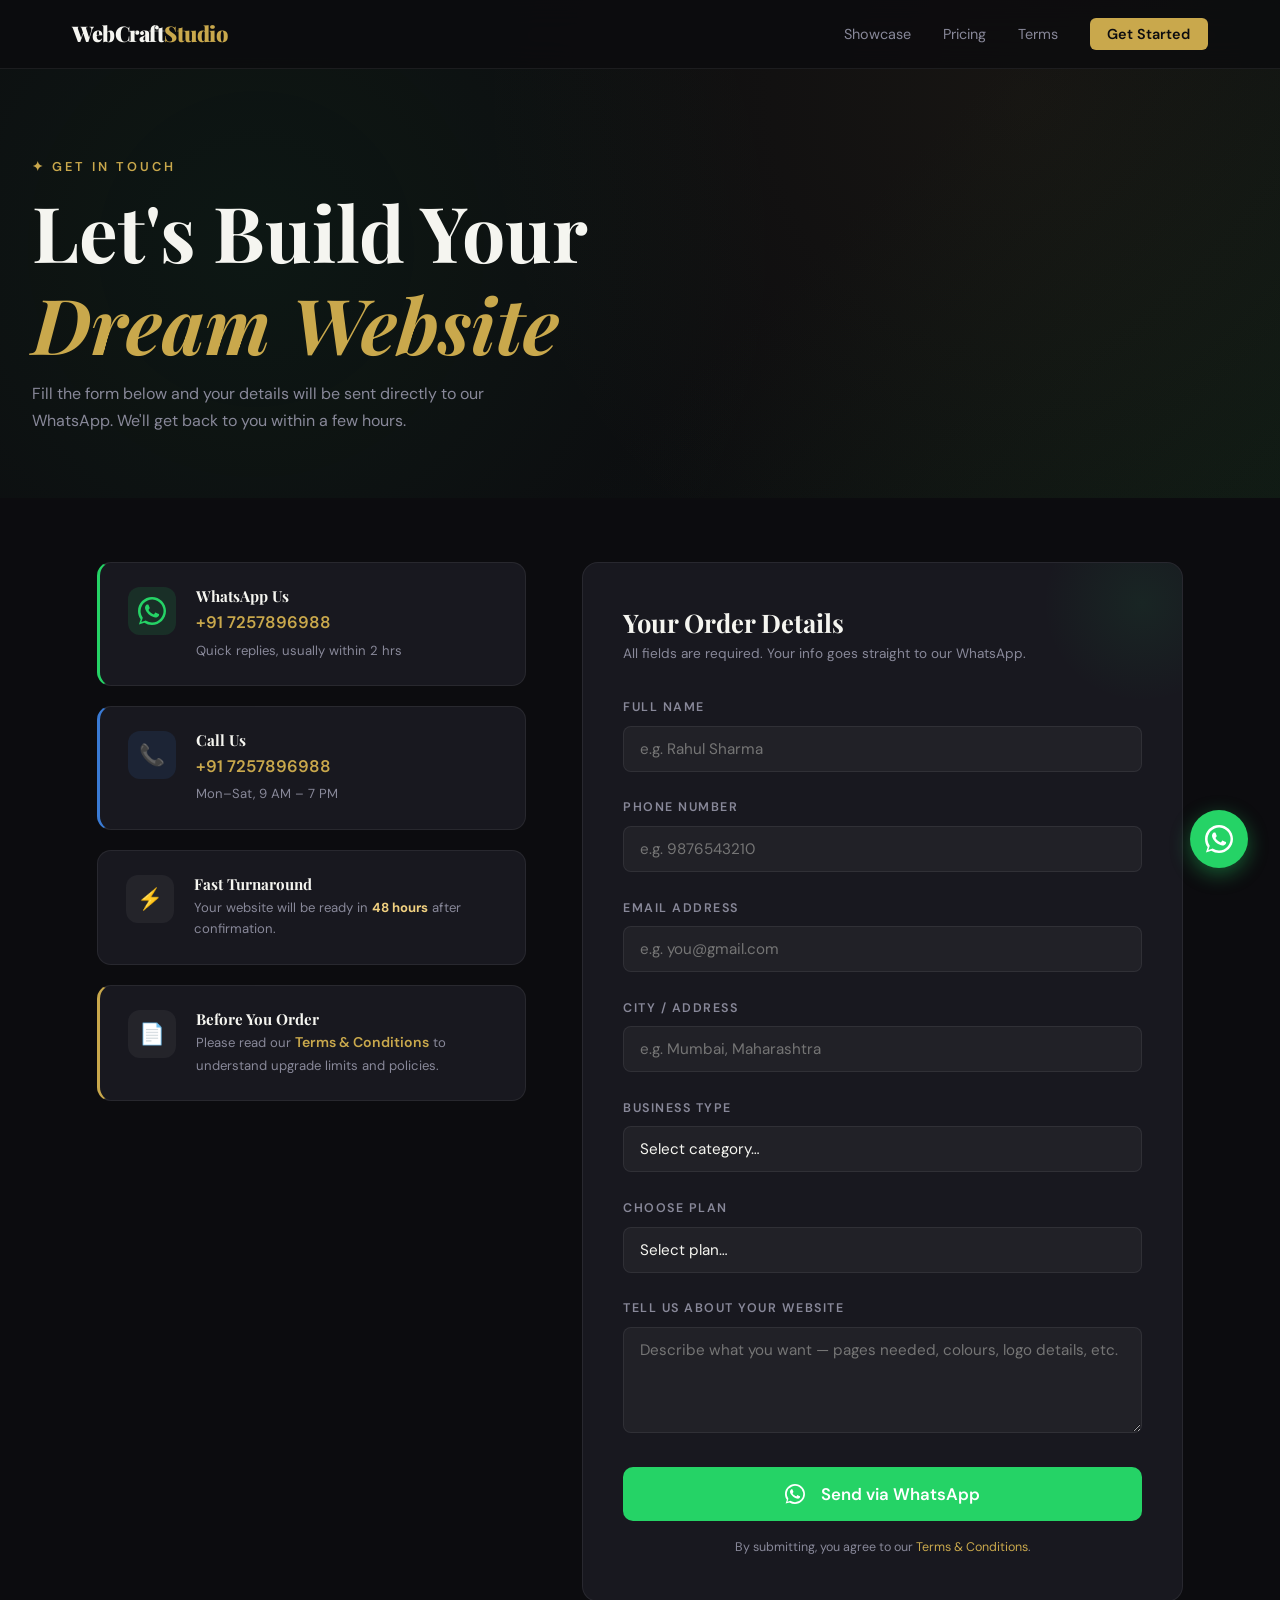
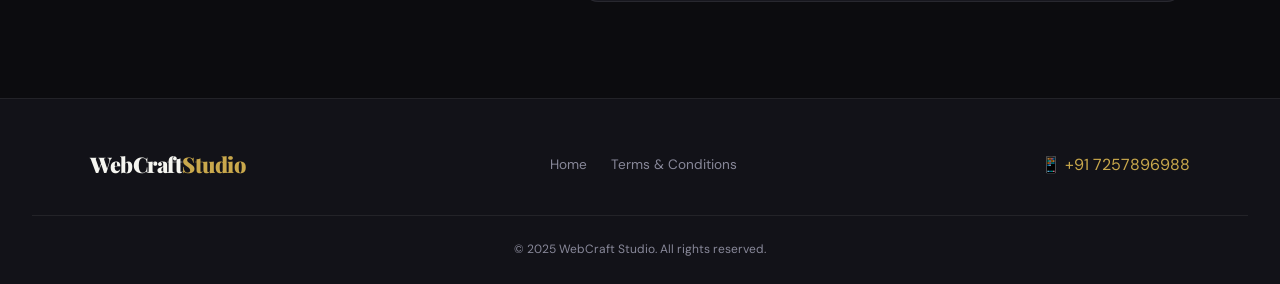
<file: contact.html>
<!DOCTYPE html>
<html lang="en">
<head>
  <meta charset="UTF-8"/>
  <meta name="viewport" content="width=device-width, initial-scale=1.0"/>
  <title>Contact — WebCraft Studio</title>
  <link rel="preconnect" href="https://fonts.googleapis.com">
  <link href="https://fonts.googleapis.com/css2?family=Playfair+Display:wght@700;900&family=DM+Sans:wght@300;400;500;600&display=swap" rel="stylesheet">
  <link rel="stylesheet" href="css/style.css"/>
  <link rel="stylesheet" href="css/contact.css"/>
</head>
<body class="contact-page">

<!-- ─── NAV ─────────────────────────────────────────────── -->
<nav class="nav" id="nav">
  <div class="nav-inner">
    <a href="index.html" class="logo">WebCraft<span>Studio</span></a>
    <ul class="nav-links">
      <li><a href="index.html#categories">Showcase</a></li>
      <li><a href="index.html#pricing">Pricing</a></li>
      <li><a href="terms.html">Terms</a></li>
      <li><a href="contact.html" class="nav-cta active">Get Started</a></li>
    </ul>
    <button class="hamburger" id="hamburger">&#9776;</button>
  </div>
</nav>

<!-- ─── CONTACT HERO ──────────────────────────────────────── -->
<section class="contact-hero">
  <div class="contact-hero-bg"></div>
  <div class="contact-hero-content">
    <p class="section-tag" style="color:var(--gold)">✦ Get In Touch</p>
    <h1>Let's Build Your<br/><em>Dream Website</em></h1>
    <p>Fill the form below and your details will be sent directly to our WhatsApp. We'll get back to you within a few hours.</p>
  </div>
</section>

<!-- ─── MAIN CONTACT SECTION ─────────────────────────────── -->
<section class="contact-main">

  <!-- LEFT: Info cards -->
  <div class="contact-info">

    <div class="info-card" id="wa-card">
      <div class="info-icon wa-icon">
        <svg viewBox="0 0 24 24" fill="currentColor" width="28"><path d="M17.472 14.382c-.297-.149-1.758-.867-2.03-.967-.273-.099-.471-.148-.67.15-.197.297-.767.966-.94 1.164-.173.199-.347.223-.644.075-.297-.15-1.255-.463-2.39-1.475-.883-.788-1.48-1.761-1.653-2.059-.173-.297-.018-.458.13-.606.134-.133.298-.347.446-.52.149-.174.198-.298.298-.497.099-.198.05-.371-.025-.52-.075-.149-.669-1.612-.916-2.207-.242-.579-.487-.5-.669-.51-.173-.008-.371-.01-.57-.01-.198 0-.52.074-.792.372-.272.297-1.04 1.016-1.04 2.479 0 1.462 1.065 2.875 1.213 3.074.149.198 2.096 3.2 5.077 4.487.709.306 1.262.489 1.694.625.712.227 1.36.195 1.871.118.571-.085 1.758-.719 2.006-1.413.248-.694.248-1.289.173-1.413-.074-.124-.272-.198-.57-.347z"/><path d="M12 0C5.373 0 0 5.373 0 12c0 2.625.846 5.059 2.28 7.041L.787 23.533l4.63-1.474A11.93 11.93 0 0012 24c6.627 0 12-5.373 12-12S18.627 0 12 0zm0 21.818a9.818 9.818 0 01-5.007-1.366l-.36-.213-3.724 1.187 1.2-3.618-.234-.372A9.818 9.818 0 1112 21.818z"/></svg>
      </div>
      <div>
        <h4>WhatsApp Us</h4>
        <a href="https://wa.me/917257896988?text=Hi%20WebCraft%20Studio!%20I%20want%20a%20website." target="_blank">+91 7257896988</a>
        <p>Quick replies, usually within 2 hrs</p>
      </div>
    </div>

    <div class="info-card" id="call-card">
      <div class="info-icon call-icon">📞</div>
      <div>
        <h4>Call Us</h4>
        <a href="tel:+917257896988">+91 7257896988</a>
        <p>Mon–Sat, 9 AM – 7 PM</p>
      </div>
    </div>

    <div class="info-card">
      <div class="info-icon">⚡</div>
      <div>
        <h4>Fast Turnaround</h4>
        <p>Your website will be ready in <strong>48 hours</strong> after confirmation.</p>
      </div>
    </div>

    <div class="info-card terms-remind">
      <div class="info-icon">📄</div>
      <div>
        <h4>Before You Order</h4>
        <p>Please read our <a href="terms.html">Terms & Conditions</a> to understand upgrade limits and policies.</p>
      </div>
    </div>

  </div>

  <!-- RIGHT: Form -->
  <div class="contact-form-wrap">
    <div class="form-glow"></div>
    <h3>Your Order Details</h3>
    <p class="form-sub">All fields are required. Your info goes straight to our WhatsApp.</p>

    <div class="contact-form" id="contactForm">

      <div class="field-group">
        <label for="name">Full Name</label>
        <input type="text" id="name" placeholder="e.g. Rahul Sharma" required/>
        <span class="field-line"></span>
      </div>

      <div class="field-group">
        <label for="phone">Phone Number</label>
        <input type="tel" id="phone" placeholder="e.g. 9876543210" required/>
        <span class="field-line"></span>
      </div>

      <div class="field-group">
        <label for="email">Email Address</label>
        <input type="email" id="email" placeholder="e.g. you@gmail.com" required/>
        <span class="field-line"></span>
      </div>

      <div class="field-group">
        <label for="address">City / Address</label>
        <input type="text" id="address" placeholder="e.g. Mumbai, Maharashtra" required/>
        <span class="field-line"></span>
      </div>

      <div class="field-group">
        <label for="business">Business Type</label>
        <select id="business">
          <option value="">Select category…</option>
          <option>Healthcare / Clinic</option>
          <option>Business / Corporate</option>
          <option>Food / Café / Restaurant</option>
          <option>Clothing / Branding</option>
          <option>Other</option>
        </select>
        <span class="field-line"></span>
      </div>

      <div class="field-group">
        <label for="plan">Choose Plan</label>
        <select id="plan">
          <option value="">Select plan…</option>
          <option value="starter">Starter Website — ₹1,000</option>
          <option value="monthly">Starter + Monthly Upgrades — ₹1,500/mo</option>
        </select>
        <span class="field-line"></span>
      </div>

      <div class="field-group">
        <label for="message">Tell us about your website</label>
        <textarea id="message" rows="4" placeholder="Describe what you want — pages needed, colours, logo details, etc."></textarea>
        <span class="field-line"></span>
      </div>

      <button type="button" class="btn btn-submit" id="sendBtn" onclick="sendToWhatsApp()">
        <svg viewBox="0 0 24 24" fill="white" width="20" style="margin-right:8px"><path d="M17.472 14.382c-.297-.149-1.758-.867-2.03-.967-.273-.099-.471-.148-.67.15-.197.297-.767.966-.94 1.164-.173.199-.347.223-.644.075-.297-.15-1.255-.463-2.39-1.475-.883-.788-1.48-1.761-1.653-2.059-.173-.297-.018-.458.13-.606.134-.133.298-.347.446-.52.149-.174.198-.298.298-.497.099-.198.05-.371-.025-.52-.075-.149-.669-1.612-.916-2.207-.242-.579-.487-.5-.669-.51-.173-.008-.371-.01-.57-.01-.198 0-.52.074-.792.372-.272.297-1.04 1.016-1.04 2.479 0 1.462 1.065 2.875 1.213 3.074.149.198 2.096 3.2 5.077 4.487.709.306 1.262.489 1.694.625.712.227 1.36.195 1.871.118.571-.085 1.758-.719 2.006-1.413.248-.694.248-1.289.173-1.413-.074-.124-.272-.198-.57-.347z"/><path d="M12 0C5.373 0 0 5.373 0 12c0 2.625.846 5.059 2.28 7.041L.787 23.533l4.63-1.474A11.93 11.93 0 0012 24c6.627 0 12-5.373 12-12S18.627 0 12 0zm0 21.818a9.818 9.818 0 01-5.007-1.366l-.36-.213-3.724 1.187 1.2-3.618-.234-.372A9.818 9.818 0 1112 21.818z"/></svg>
        Send via WhatsApp
      </button>

      <p class="form-note">By submitting, you agree to our <a href="terms.html">Terms &amp; Conditions</a>.</p>
    </div>
  </div>

</section>

<!-- ─── FOOTER ─────────────────────────────────────────────── -->
<footer class="footer">
  <div class="footer-inner">
    <a href="index.html" class="logo">WebCraft<span>Studio</span></a>
    <div class="footer-links">
      <a href="index.html">Home</a>
      <a href="terms.html">Terms &amp; Conditions</a>
    </div>
    <a href="https://wa.me/917257896988" target="_blank" style="color:var(--gold)">📱 +91 7257896988</a>
  </div>
  <p class="footer-copy">© 2025 WebCraft Studio. All rights reserved.</p>
</footer>

<!-- Floating WhatsApp -->
<a href="https://wa.me/917257896988?text=Hi%20WebCraft%20Studio!%20I%20want%20a%20website." target="_blank" class="float-wa">
  <svg viewBox="0 0 24 24" fill="white" width="28"><path d="M17.472 14.382c-.297-.149-1.758-.867-2.03-.967-.273-.099-.471-.148-.67.15-.197.297-.767.966-.94 1.164-.173.199-.347.223-.644.075-.297-.15-1.255-.463-2.39-1.475-.883-.788-1.48-1.761-1.653-2.059-.173-.297-.018-.458.13-.606.134-.133.298-.347.446-.52.149-.174.198-.298.298-.497.099-.198.05-.371-.025-.52-.075-.149-.669-1.612-.916-2.207-.242-.579-.487-.5-.669-.51-.173-.008-.371-.01-.57-.01-.198 0-.52.074-.792.372-.272.297-1.04 1.016-1.04 2.479 0 1.462 1.065 2.875 1.213 3.074.149.198 2.096 3.2 5.077 4.487.709.306 1.262.489 1.694.625.712.227 1.36.195 1.871.118.571-.085 1.758-.719 2.006-1.413.248-.694.248-1.289.173-1.413-.074-.124-.272-.198-.57-.347z"/><path d="M12 0C5.373 0 0 5.373 0 12c0 2.625.846 5.059 2.28 7.041L.787 23.533l4.63-1.474A11.93 11.93 0 0012 24c6.627 0 12-5.373 12-12S18.627 0 12 0zm0 21.818a9.818 9.818 0 01-5.007-1.366l-.36-.213-3.724 1.187 1.2-3.618-.234-.372A9.818 9.818 0 1112 21.818z"/></svg>
</a>

<script src="data/websites.js"></script>
<script src="js/contact.js"></script>
</body>
</html>
</file>
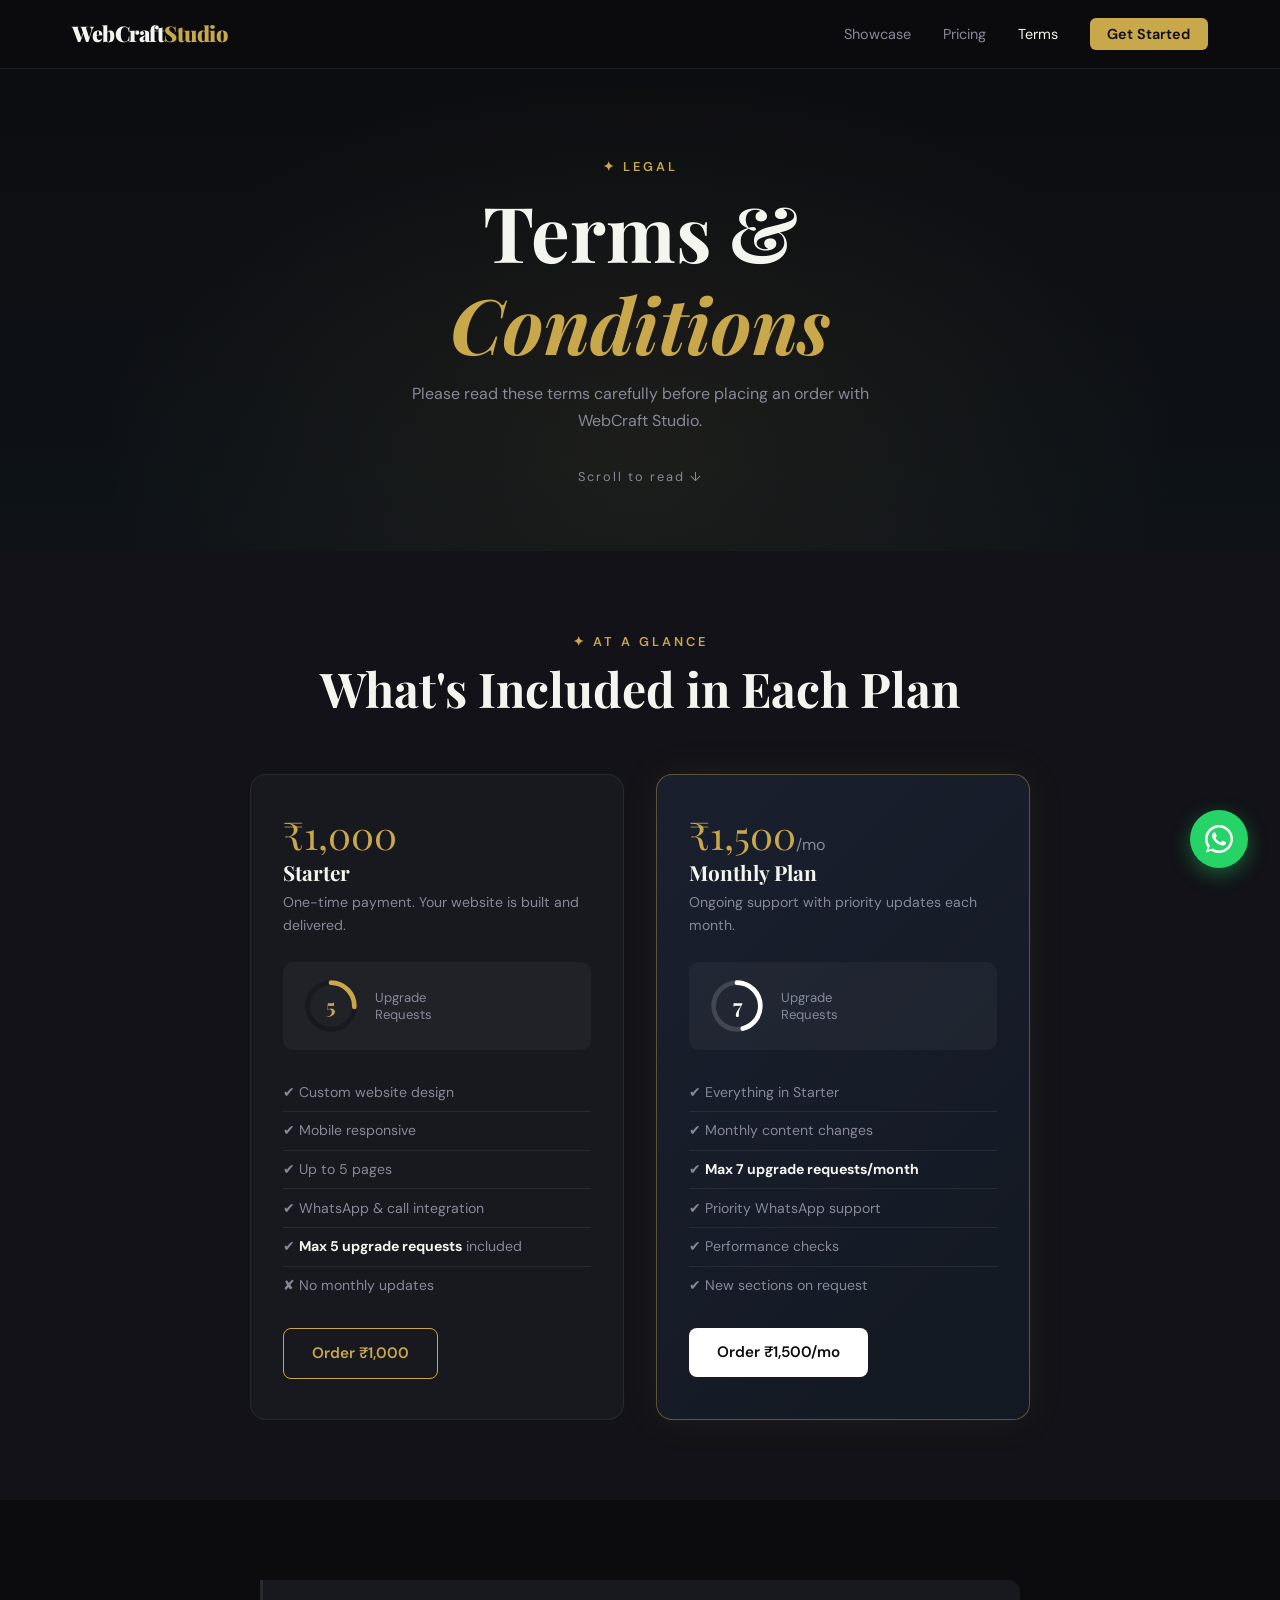
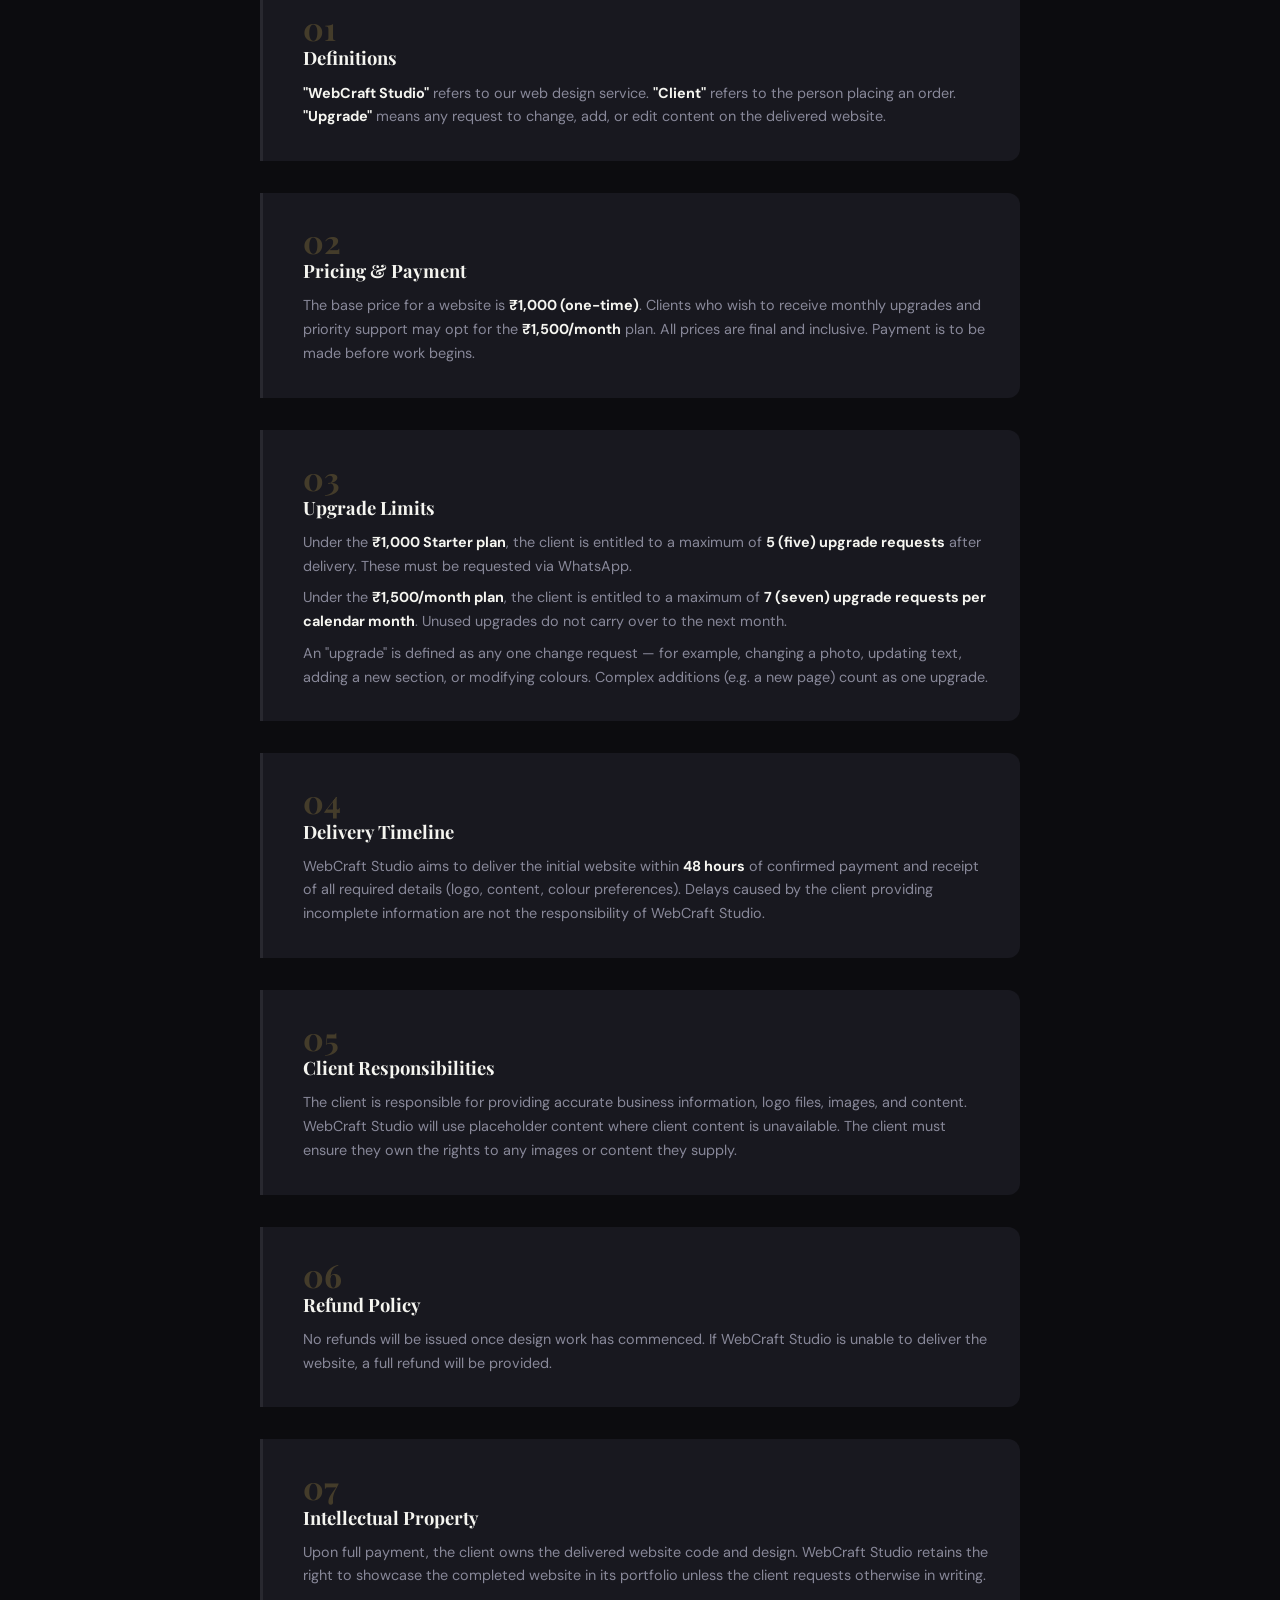
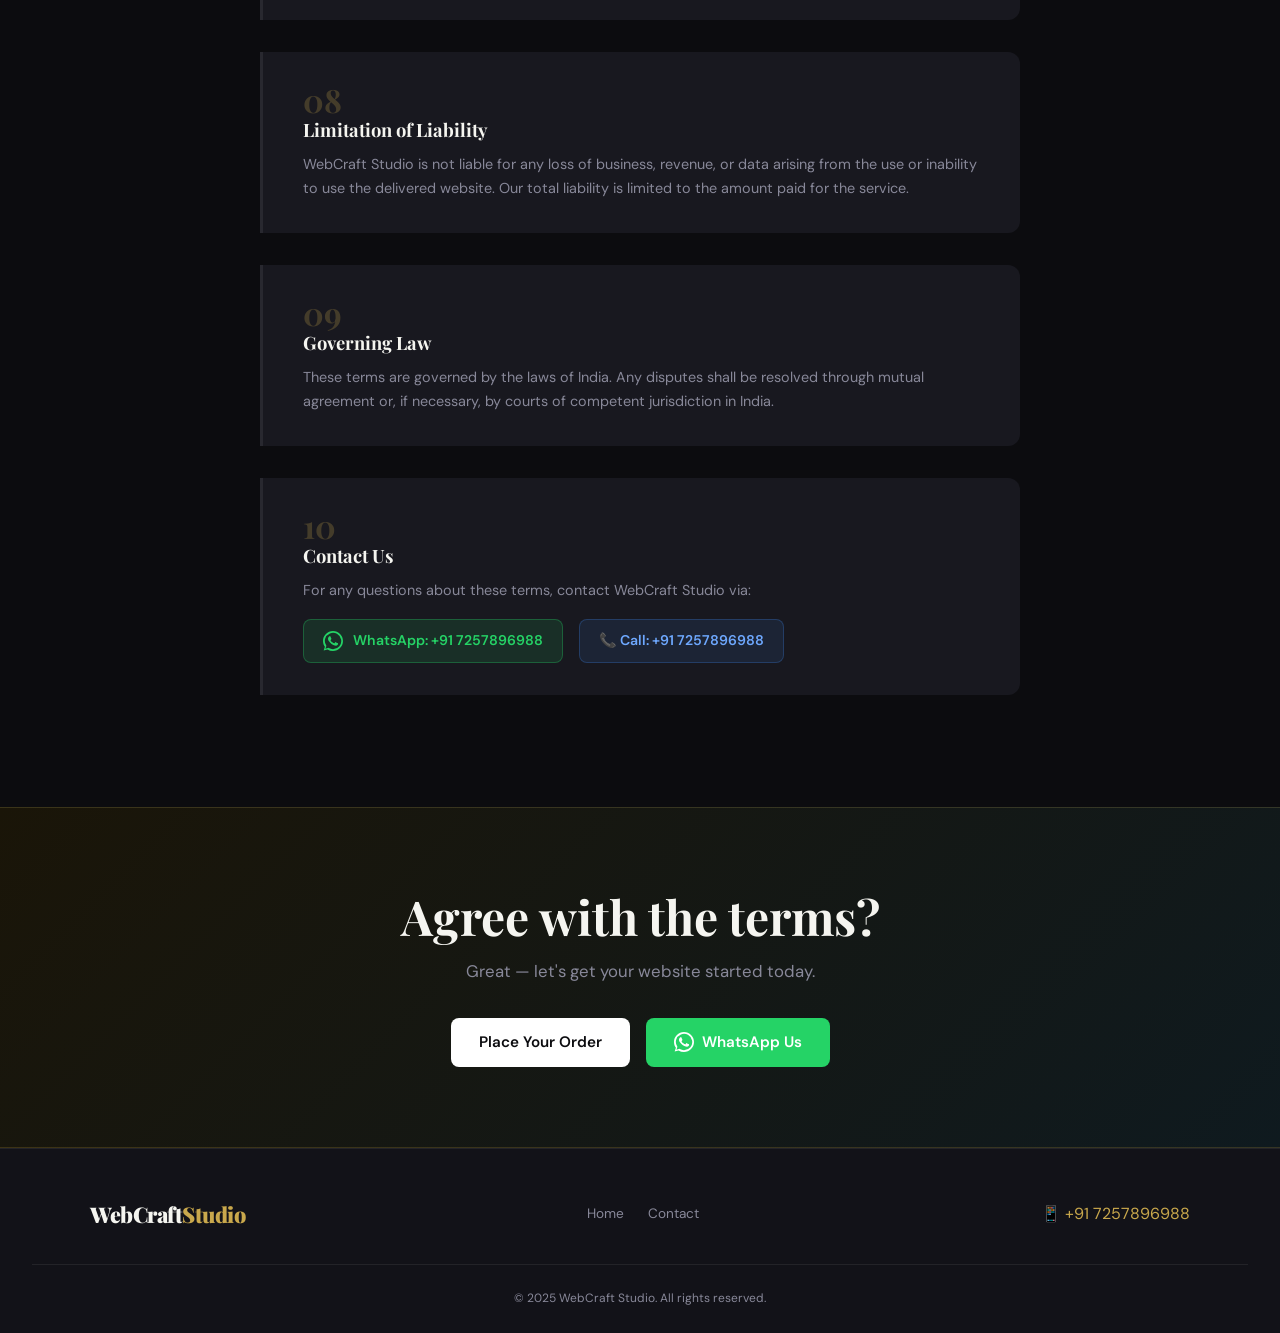
<file: terms.html>
<!DOCTYPE html>
<html lang="en">
<head>
  <meta charset="UTF-8"/>
  <meta name="viewport" content="width=device-width, initial-scale=1.0"/>
  <title>Terms & Conditions — WebCraft Studio</title>
  <link rel="preconnect" href="https://fonts.googleapis.com">
  <link href="https://fonts.googleapis.com/css2?family=Playfair+Display:wght@700;900&family=DM+Sans:wght@300;400;500;600&display=swap" rel="stylesheet">
  <link rel="stylesheet" href="css/style.css"/>
  <link rel="stylesheet" href="css/terms.css"/>
</head>
<body class="terms-page">

<!-- ─── NAV ─────────────────────────────────────────────── -->
<nav class="nav" id="nav">
  <div class="nav-inner">
    <a href="index.html" class="logo">WebCraft<span>Studio</span></a>
    <ul class="nav-links">
      <li><a href="index.html#categories">Showcase</a></li>
      <li><a href="index.html#pricing">Pricing</a></li>
      <li><a href="terms.html" class="active">Terms</a></li>
      <li><a href="contact.html" class="nav-cta">Get Started</a></li>
    </ul>
    <button class="hamburger" id="hamburger">&#9776;</button>
  </div>
</nav>

<!-- ─── HERO ─────────────────────────────────────────────── -->
<section class="terms-hero">
  <div class="terms-hero-content">
    <p class="section-tag" style="color:var(--gold)">✦ Legal</p>
    <h1>Terms &amp;<br/><em>Conditions</em></h1>
    <p>Please read these terms carefully before placing an order with WebCraft Studio.</p>
  </div>
  <div class="terms-scroll-indicator">Scroll to read ↓</div>
</section>

<!-- ─── PLAN COMPARISON ───────────────────────────────────── -->
<section class="plan-compare">
  <div class="section-header">
    <p class="section-tag">✦ At a Glance</p>
    <h2>What's Included in Each Plan</h2>
  </div>
  <div class="plan-cards">

    <div class="plan-card">
      <div class="plan-price-tag">₹1,000</div>
      <h3>Starter</h3>
      <p>One-time payment. Your website is built and delivered.</p>
      <div class="plan-upgrade-limit">
        <div class="upgrade-circle">
          <svg viewBox="0 0 36 36" class="circle-svg">
            <circle cx="18" cy="18" r="15" fill="none" stroke="var(--card-bg)" stroke-width="3"/>
            <circle cx="18" cy="18" r="15" fill="none" stroke="var(--gold)" stroke-width="3"
              stroke-dasharray="47 94" stroke-dashoffset="23" stroke-linecap="round"/>
          </svg>
          <span>5</span>
        </div>
        <p>Upgrade<br/>Requests</p>
      </div>
      <ul class="plan-list">
        <li>✔ Custom website design</li>
        <li>✔ Mobile responsive</li>
        <li>✔ Up to 5 pages</li>
        <li>✔ WhatsApp &amp; call integration</li>
        <li>✔ <strong>Max 5 upgrade requests</strong> included</li>
        <li>✘ No monthly updates</li>
      </ul>
      <a href="contact.html" class="btn btn-outline" style="margin-top:1.5rem">Order ₹1,000</a>
    </div>

    <div class="plan-card plan-card-highlight">
      <div class="plan-price-tag">₹1,500<small>/mo</small></div>
      <h3>Monthly Plan</h3>
      <p>Ongoing support with priority updates each month.</p>
      <div class="plan-upgrade-limit">
        <div class="upgrade-circle">
          <svg viewBox="0 0 36 36" class="circle-svg">
            <circle cx="18" cy="18" r="15" fill="none" stroke="rgba(255,255,255,0.15)" stroke-width="3"/>
            <circle cx="18" cy="18" r="15" fill="none" stroke="#fff" stroke-width="3"
              stroke-dasharray="66 94" stroke-dashoffset="23" stroke-linecap="round"/>
          </svg>
          <span>7</span>
        </div>
        <p>Upgrade<br/>Requests</p>
      </div>
      <ul class="plan-list">
        <li>✔ Everything in Starter</li>
        <li>✔ Monthly content changes</li>
        <li>✔ <strong>Max 7 upgrade requests/month</strong></li>
        <li>✔ Priority WhatsApp support</li>
        <li>✔ Performance checks</li>
        <li>✔ New sections on request</li>
      </ul>
      <a href="contact.html" class="btn btn-white" style="margin-top:1.5rem">Order ₹1,500/mo</a>
    </div>

  </div>
</section>

<!-- ─── FULL TERMS ────────────────────────────────────────── -->
<section class="terms-body">
  <div class="terms-container">

    <div class="terms-block" data-index="1">
      <h3><span class="t-num">01</span> Definitions</h3>
      <p><strong>"WebCraft Studio"</strong> refers to our web design service. <strong>"Client"</strong> refers to the person placing an order. <strong>"Upgrade"</strong> means any request to change, add, or edit content on the delivered website.</p>
    </div>

    <div class="terms-block" data-index="2">
      <h3><span class="t-num">02</span> Pricing &amp; Payment</h3>
      <p>The base price for a website is <strong>₹1,000 (one-time)</strong>. Clients who wish to receive monthly upgrades and priority support may opt for the <strong>₹1,500/month</strong> plan. All prices are final and inclusive. Payment is to be made before work begins.</p>
    </div>

    <div class="terms-block" data-index="3">
      <h3><span class="t-num">03</span> Upgrade Limits</h3>
      <p>Under the <strong>₹1,000 Starter plan</strong>, the client is entitled to a maximum of <strong>5 (five) upgrade requests</strong> after delivery. These must be requested via WhatsApp.</p>
      <p>Under the <strong>₹1,500/month plan</strong>, the client is entitled to a maximum of <strong>7 (seven) upgrade requests per calendar month</strong>. Unused upgrades do not carry over to the next month.</p>
      <p>An "upgrade" is defined as any one change request — for example, changing a photo, updating text, adding a new section, or modifying colours. Complex additions (e.g. a new page) count as one upgrade.</p>
    </div>

    <div class="terms-block" data-index="4">
      <h3><span class="t-num">04</span> Delivery Timeline</h3>
      <p>WebCraft Studio aims to deliver the initial website within <strong>48 hours</strong> of confirmed payment and receipt of all required details (logo, content, colour preferences). Delays caused by the client providing incomplete information are not the responsibility of WebCraft Studio.</p>
    </div>

    <div class="terms-block" data-index="5">
      <h3><span class="t-num">05</span> Client Responsibilities</h3>
      <p>The client is responsible for providing accurate business information, logo files, images, and content. WebCraft Studio will use placeholder content where client content is unavailable. The client must ensure they own the rights to any images or content they supply.</p>
    </div>

    <div class="terms-block" data-index="6">
      <h3><span class="t-num">06</span> Refund Policy</h3>
      <p>No refunds will be issued once design work has commenced. If WebCraft Studio is unable to deliver the website, a full refund will be provided.</p>
    </div>

    <div class="terms-block" data-index="7">
      <h3><span class="t-num">07</span> Intellectual Property</h3>
      <p>Upon full payment, the client owns the delivered website code and design. WebCraft Studio retains the right to showcase the completed website in its portfolio unless the client requests otherwise in writing.</p>
    </div>

    <div class="terms-block" data-index="8">
      <h3><span class="t-num">08</span> Limitation of Liability</h3>
      <p>WebCraft Studio is not liable for any loss of business, revenue, or data arising from the use or inability to use the delivered website. Our total liability is limited to the amount paid for the service.</p>
    </div>

    <div class="terms-block" data-index="9">
      <h3><span class="t-num">09</span> Governing Law</h3>
      <p>These terms are governed by the laws of India. Any disputes shall be resolved through mutual agreement or, if necessary, by courts of competent jurisdiction in India.</p>
    </div>

    <div class="terms-block" data-index="10">
      <h3><span class="t-num">10</span> Contact Us</h3>
      <p>For any questions about these terms, contact WebCraft Studio via:</p>
      <div class="terms-contact-row">
        <a href="https://wa.me/917257896988" target="_blank" class="terms-contact-btn wa">
          <svg viewBox="0 0 24 24" fill="currentColor" width="20"><path d="M17.472 14.382c-.297-.149-1.758-.867-2.03-.967-.273-.099-.471-.148-.67.15-.197.297-.767.966-.94 1.164-.173.199-.347.223-.644.075-.297-.15-1.255-.463-2.39-1.475-.883-.788-1.48-1.761-1.653-2.059-.173-.297-.018-.458.13-.606.134-.133.298-.347.446-.52.149-.174.198-.298.298-.497.099-.198.05-.371-.025-.52-.075-.149-.669-1.612-.916-2.207-.242-.579-.487-.5-.669-.51-.173-.008-.371-.01-.57-.01-.198 0-.52.074-.792.372-.272.297-1.04 1.016-1.04 2.479 0 1.462 1.065 2.875 1.213 3.074.149.198 2.096 3.2 5.077 4.487.709.306 1.262.489 1.694.625.712.227 1.36.195 1.871.118.571-.085 1.758-.719 2.006-1.413.248-.694.248-1.289.173-1.413-.074-.124-.272-.198-.57-.347z"/><path d="M12 0C5.373 0 0 5.373 0 12c0 2.625.846 5.059 2.28 7.041L.787 23.533l4.63-1.474A11.93 11.93 0 0012 24c6.627 0 12-5.373 12-12S18.627 0 12 0zm0 21.818a9.818 9.818 0 01-5.007-1.366l-.36-.213-3.724 1.187 1.2-3.618-.234-.372A9.818 9.818 0 1112 21.818z"/></svg>
          WhatsApp: +91 7257896988
        </a>
        <a href="tel:+917257896988" class="terms-contact-btn call">📞 Call: +91 7257896988</a>
      </div>
    </div>

  </div>
</section>

<!-- ─── CTA ───────────────────────────────────────────────── -->
<section class="cta-strip">
  <h2>Agree with the terms?</h2>
  <p>Great — let's get your website started today.</p>
  <div class="cta-btns">
    <a href="contact.html" class="btn btn-white">Place Your Order</a>
    <a href="https://wa.me/917257896988?text=Hi%20I%20read%20the%20terms%20and%20want%20to%20order%20a%20website." target="_blank" class="btn btn-whatsapp">
      <svg viewBox="0 0 24 24" fill="currentColor" width="20"><path d="M17.472 14.382c-.297-.149-1.758-.867-2.03-.967-.273-.099-.471-.148-.67.15-.197.297-.767.966-.94 1.164-.173.199-.347.223-.644.075-.297-.15-1.255-.463-2.39-1.475-.883-.788-1.48-1.761-1.653-2.059-.173-.297-.018-.458.13-.606.134-.133.298-.347.446-.52.149-.174.198-.298.298-.497.099-.198.05-.371-.025-.52-.075-.149-.669-1.612-.916-2.207-.242-.579-.487-.5-.669-.51-.173-.008-.371-.01-.57-.01-.198 0-.52.074-.792.372-.272.297-1.04 1.016-1.04 2.479 0 1.462 1.065 2.875 1.213 3.074.149.198 2.096 3.2 5.077 4.487.709.306 1.262.489 1.694.625.712.227 1.36.195 1.871.118.571-.085 1.758-.719 2.006-1.413.248-.694.248-1.289.173-1.413-.074-.124-.272-.198-.57-.347z"/><path d="M12 0C5.373 0 0 5.373 0 12c0 2.625.846 5.059 2.28 7.041L.787 23.533l4.63-1.474A11.93 11.93 0 0012 24c6.627 0 12-5.373 12-12S18.627 0 12 0zm0 21.818a9.818 9.818 0 01-5.007-1.366l-.36-.213-3.724 1.187 1.2-3.618-.234-.372A9.818 9.818 0 1112 21.818z"/></svg>
      WhatsApp Us
    </a>
  </div>
</section>

<!-- ─── FOOTER ─────────────────────────────────────────────── -->
<footer class="footer">
  <div class="footer-inner">
    <a href="index.html" class="logo">WebCraft<span>Studio</span></a>
    <div class="footer-links">
      <a href="index.html">Home</a>
      <a href="contact.html">Contact</a>
    </div>
    <a href="https://wa.me/917257896988" target="_blank" style="color:var(--gold)">📱 +91 7257896988</a>
  </div>
  <p class="footer-copy">© 2025 WebCraft Studio. All rights reserved.</p>
</footer>

<a href="https://wa.me/917257896988?text=Hi%20WebCraft%20Studio!%20I%20want%20a%20website." target="_blank" class="float-wa">
  <svg viewBox="0 0 24 24" fill="white" width="28"><path d="M17.472 14.382c-.297-.149-1.758-.867-2.03-.967-.273-.099-.471-.148-.67.15-.197.297-.767.966-.94 1.164-.173.199-.347.223-.644.075-.297-.15-1.255-.463-2.39-1.475-.883-.788-1.48-1.761-1.653-2.059-.173-.297-.018-.458.13-.606.134-.133.298-.347.446-.52.149-.174.198-.298.298-.497.099-.198.05-.371-.025-.52-.075-.149-.669-1.612-.916-2.207-.242-.579-.487-.5-.669-.51-.173-.008-.371-.01-.57-.01-.198 0-.52.074-.792.372-.272.297-1.04 1.016-1.04 2.479 0 1.462 1.065 2.875 1.213 3.074.149.198 2.096 3.2 5.077 4.487.709.306 1.262.489 1.694.625.712.227 1.36.195 1.871.118.571-.085 1.758-.719 2.006-1.413.248-.694.248-1.289.173-1.413-.074-.124-.272-.198-.57-.347z"/><path d="M12 0C5.373 0 0 5.373 0 12c0 2.625.846 5.059 2.28 7.041L.787 23.533l4.63-1.474A11.93 11.93 0 0012 24c6.627 0 12-5.373 12-12S18.627 0 12 0zm0 21.818a9.818 9.818 0 01-5.007-1.366l-.36-.213-3.724 1.187 1.2-3.618-.234-.372A9.818 9.818 0 1112 21.818z"/></svg>
</a>

<script src="js/main.js"></script>
<script src="js/terms.js"></script>
</body>
</html>
</file>
<file: css/style.css>
/* ─── RESET & VARIABLES ──────────────────────────────────── */
*, *::before, *::after { margin: 0; padding: 0; box-sizing: border-box; }

:root {
  --bg: #0c0c0f;
  --bg2: #121218;
  --card-bg: #18181f;
  --card-border: rgba(255,255,255,0.07);
  --gold: #c9a84c;
  --gold-light: #f0d080;
  --white: #f5f5f0;
  --muted: #888899;
  --wa-green: #25D366;
  --font-display: 'Playfair Display', Georgia, serif;
  --font-body: 'DM Sans', sans-serif;
  --radius: 16px;
  --shadow: 0 8px 40px rgba(0,0,0,0.5);
}

html { scroll-behavior: smooth; }

body {
  background: var(--bg);
  color: var(--white);
  font-family: var(--font-body);
  font-size: 16px;
  line-height: 1.65;
  overflow-x: hidden;
}

/* ─── TYPOGRAPHY ─────────────────────────────────────────── */
h1,h2,h3,h4 { font-family: var(--font-display); line-height: 1.2; }
h1 { font-size: clamp(2.4rem, 6vw, 5rem); }
h2 { font-size: clamp(1.8rem, 4vw, 3rem); }
h3 { font-size: 1.5rem; }
h4 { font-size: 1.15rem; }
em { font-style: italic; color: var(--gold); }
a { text-decoration: none; color: inherit; }
img { max-width: 100%; display: block; }

strong { color: var(--gold-light); }

/* ─── SCROLLBAR ──────────────────────────────────────────── */
::-webkit-scrollbar { width: 6px; }
::-webkit-scrollbar-track { background: var(--bg2); }
::-webkit-scrollbar-thumb { background: var(--gold); border-radius: 3px; }

/* ─── NAV ─────────────────────────────────────────────────── */
.nav {
  position: fixed; top: 0; left: 0; right: 0; z-index: 100;
  background: rgba(12,12,15,0.85);
  backdrop-filter: blur(16px);
  border-bottom: 1px solid var(--card-border);
  transition: box-shadow .3s;
}
.nav.scrolled { box-shadow: 0 4px 30px rgba(0,0,0,0.5); }
.nav-inner {
  max-width: 1200px; margin: 0 auto;
  padding: 0 2rem;
  display: flex; align-items: center; justify-content: space-between;
  height: 68px;
}
.logo {
  font-family: var(--font-display);
  font-size: 1.35rem; font-weight: 900;
  color: var(--white);
  letter-spacing: -0.5px;
}
.logo span { color: var(--gold); }

.nav-links { display: flex; gap: 2rem; list-style: none; align-items: center; }
.nav-links a { font-size: .9rem; color: var(--muted); transition: color .2s; }
.nav-links a:hover, .nav-links a.active { color: var(--white); }
.nav-cta {
  background: var(--gold);
  color: var(--bg) !important;
  padding: .45rem 1.1rem;
  border-radius: 6px;
  font-weight: 600;
  transition: background .2s, transform .15s !important;
}
.nav-cta:hover { background: var(--gold-light) !important; transform: translateY(-1px); }

.hamburger { display: none; background: none; border: none; color: var(--white); font-size: 1.5rem; cursor: pointer; }

/* ─── BUTTONS ────────────────────────────────────────────── */
.btn {
  display: inline-flex; align-items: center; justify-content: center;
  padding: .75rem 1.75rem;
  border-radius: 8px;
  font-family: var(--font-body); font-size: .95rem; font-weight: 600;
  cursor: pointer; border: none; transition: all .2s; text-align: center;
}
.btn-primary { background: var(--gold); color: var(--bg); }
.btn-primary:hover { background: var(--gold-light); transform: translateY(-2px); box-shadow: 0 8px 24px rgba(201,168,76,0.35); }

.btn-ghost { background: transparent; color: var(--white); border: 1.5px solid rgba(255,255,255,0.2); }
.btn-ghost:hover { border-color: var(--gold); color: var(--gold); }

.btn-outline { background: transparent; color: var(--gold); border: 1.5px solid var(--gold); }
.btn-outline:hover { background: var(--gold); color: var(--bg); transform: translateY(-2px); }

.btn-white { background: #fff; color: var(--bg); }
.btn-white:hover { background: var(--gold-light); }

.btn-whatsapp { background: var(--wa-green); color: #fff; gap: 8px; }
.btn-whatsapp:hover { background: #1ebe5c; transform: translateY(-2px); }

.btn-call { background: #3a7bd5; color: #fff; }
.btn-call:hover { background: #2e66ba; transform: translateY(-2px); }

.btn-submit {
  width: 100%; padding: 1rem; font-size: 1.05rem;
  background: var(--wa-green); color: #fff;
  border-radius: 10px; gap: 8px;
  transition: all .25s;
}
.btn-submit:hover { background: #1ebe5c; transform: translateY(-2px); box-shadow: 0 8px 24px rgba(37,211,102,0.3); }

/* ─── SECTION HEADER ─────────────────────────────────────── */
.section-header { text-align: center; margin-bottom: 3.5rem; }
.section-tag { font-size: .8rem; letter-spacing: 3px; text-transform: uppercase; color: var(--gold); font-weight: 600; margin-bottom: .5rem; }
.section-sub { color: var(--muted); max-width: 520px; margin: .75rem auto 0; font-size: .95rem; }

/* ─── HERO ───────────────────────────────────────────────── */
.hero {
  min-height: 100vh;
  display: flex; align-items: center;
  padding: 8rem 2rem 4rem;
  position: relative; overflow: hidden;
}
.hero-bg-grid {
  position: absolute; inset: 0;
  background-image:
    linear-gradient(rgba(201,168,76,0.04) 1px, transparent 1px),
    linear-gradient(90deg, rgba(201,168,76,0.04) 1px, transparent 1px);
  background-size: 60px 60px;
  animation: gridPan 20s linear infinite;
}
@keyframes gridPan { from { background-position: 0 0; } to { background-position: 60px 60px; } }

.hero::before {
  content: '';
  position: absolute; top: -20%; left: -10%;
  width: 60vw; height: 60vw; border-radius: 50%;
  background: radial-gradient(circle, rgba(201,168,76,0.08) 0%, transparent 65%);
  pointer-events: none;
}

.hero-content {
  max-width: 700px; position: relative; z-index: 1;
  animation: fadeUp .9s ease both;
}
@keyframes fadeUp { from { opacity:0; transform:translateY(30px); } to { opacity:1; transform:translateY(0); } }

.hero-tag { font-size: .85rem; letter-spacing: 2px; text-transform: uppercase; color: var(--gold); margin-bottom: 1rem; }
.hero-title { margin-bottom: 1.25rem; }
.hero-sub { color: var(--muted); font-size: 1.1rem; max-width: 520px; margin-bottom: 2rem; }
.hero-btns { display: flex; gap: 1rem; flex-wrap: wrap; }

.hero-badge {
  position: absolute; right: 6vw; top: 50%;
  transform: translateY(-50%);
  background: var(--card-bg); border: 1px solid var(--gold);
  border-radius: 50%; width: 140px; height: 140px;
  display: flex; flex-direction: column; align-items: center; justify-content: center;
  text-align: center; gap: 2px;
  animation: fadeUp .9s .3s ease both;
  box-shadow: 0 0 40px rgba(201,168,76,0.15);
}
.hero-badge span { font-size: .75rem; color: var(--muted); text-transform: uppercase; letter-spacing: 1px; }
.hero-badge strong { font-family: var(--font-display); font-size: 1.9rem; color: var(--gold); line-height: 1; }

/* ─── STATS BAR ──────────────────────────────────────────── */
.stats-bar {
  background: var(--card-bg);
  border-top: 1px solid var(--card-border);
  border-bottom: 1px solid var(--card-border);
  display: flex; align-items: center; justify-content: center;
  gap: 0; flex-wrap: wrap; padding: 1.75rem 2rem;
}
.stat { text-align: center; padding: .5rem 3rem; }
.stat strong { display: block; font-family: var(--font-display); font-size: 2rem; color: var(--gold); }
.stat span { font-size: .8rem; color: var(--muted); text-transform: uppercase; letter-spacing: 1px; }
.stat-divider { width: 1px; height: 40px; background: var(--card-border); }

/* ─── CATEGORIES ─────────────────────────────────────────── */
.categories { padding: 6rem 2rem; max-width: 1200px; margin: 0 auto; }

.category-block { margin-bottom: 5rem; }
.cat-label { display: flex; align-items: center; gap: .75rem; margin-bottom: 1.5rem; }
.cat-icon { font-size: 1.75rem; }
.cat-label h3 { font-size: 1.6rem; }

.slider-wrapper {
  overflow: hidden; border-radius: var(--radius);
  border: 1px solid var(--card-border);
  position: relative;
}
.slider { display: flex; transition: transform .6s cubic-bezier(.4,0,.2,1); }

.slide {
  min-width: 100%; position: relative; cursor: pointer;
  overflow: hidden;
}
.slide img {
  width: 100%; height: 380px; object-fit: cover;
  transition: transform .6s ease;
}
.slide:hover img { transform: scale(1.03); }
.slide-overlay {
  position: absolute; bottom: 0; left: 0; right: 0;
  background: linear-gradient(transparent, rgba(0,0,0,0.85));
  padding: 2rem 1.75rem 1.5rem;
  transform: translateY(10px); transition: transform .3s;
}
.slide:hover .slide-overlay { transform: translateY(0); }
.slide-overlay h4 { font-size: 1.25rem; margin-bottom: .3rem; }
.slide-overlay p { font-size: .85rem; color: rgba(255,255,255,0.7); }

.slider-dots { display: flex; gap: .5rem; margin-top: .75rem; justify-content: center; }
.dot {
  width: 8px; height: 8px; border-radius: 50%;
  background: var(--card-border); cursor: pointer;
  transition: background .3s, width .3s;
}
.dot.active { background: var(--gold); width: 24px; border-radius: 4px; }

/* ─── PRICING ────────────────────────────────────────────── */
.pricing { padding: 6rem 2rem; background: var(--bg2); }
.pricing-grid {
  display: grid; grid-template-columns: repeat(auto-fit, minmax(280px, 1fr));
  gap: 2rem; max-width: 860px; margin: 0 auto;
}
.price-card {
  background: var(--card-bg); border: 1px solid var(--card-border);
  border-radius: var(--radius); padding: 2.5rem;
  position: relative; transition: transform .25s, box-shadow .25s;
}
.price-card:hover { transform: translateY(-6px); box-shadow: 0 20px 50px rgba(0,0,0,0.5); }
.price-badge {
  position: absolute; top: -12px; left: 2rem;
  background: var(--gold); color: var(--bg);
  font-size: .75rem; font-weight: 700;
  padding: .3rem .85rem; border-radius: 20px;
  text-transform: uppercase; letter-spacing: 1px;
}
.price-card h4 { font-size: 1.2rem; margin-bottom: .75rem; margin-top: .5rem; }
.price-amount { font-family: var(--font-display); font-size: 2.5rem; color: var(--gold); margin-bottom: 1.5rem; }
.price-amount span { font-size: 1rem; color: var(--muted); font-family: var(--font-body); }
.price-features { list-style: none; margin-bottom: 2rem; }
.price-features li { padding: .4rem 0; font-size: .9rem; color: var(--muted); border-bottom: 1px solid var(--card-border); }
.price-features li:last-child { border: none; }

.price-card-pro { border-color: rgba(201,168,76,0.4); background: linear-gradient(135deg, #1a1a24, #18181f); }

/* ─── HOW IT WORKS ───────────────────────────────────────── */
.how-it-works { padding: 6rem 2rem; max-width: 1100px; margin: 0 auto; }
.steps { display: flex; align-items: flex-start; justify-content: center; gap: .75rem; flex-wrap: wrap; margin-top: 1rem; }
.step { background: var(--card-bg); border: 1px solid var(--card-border); border-radius: var(--radius); padding: 2rem 1.5rem; max-width: 220px; text-align: center; transition: transform .25s; }
.step:hover { transform: translateY(-4px); }
.step-num { display: block; font-family: var(--font-display); font-size: 2.5rem; color: var(--gold); opacity: .4; }
.step h4 { margin: .5rem 0 .4rem; font-size: 1rem; }
.step p { font-size: .85rem; color: var(--muted); }
.step-arrow { font-size: 1.5rem; color: var(--gold); opacity: .4; padding-top: 2.5rem; }

/* ─── CTA STRIP ──────────────────────────────────────────── */
.cta-strip {
  background: linear-gradient(135deg, #1a1508, #0f1a1f);
  border-top: 1px solid rgba(201,168,76,0.2);
  border-bottom: 1px solid rgba(201,168,76,0.2);
  text-align: center; padding: 5rem 2rem;
}
.cta-strip h2 { margin-bottom: .75rem; }
.cta-strip p { color: var(--muted); margin-bottom: 2rem; font-size: 1.05rem; }
.cta-btns { display: flex; gap: 1rem; justify-content: center; flex-wrap: wrap; }

/* ─── FOOTER ─────────────────────────────────────────────── */
.footer {
  background: var(--bg2); border-top: 1px solid var(--card-border);
  padding: 3rem 2rem 1.5rem;
}
.footer-inner {
  max-width: 1100px; margin: 0 auto;
  display: flex; align-items: center; justify-content: space-between;
  flex-wrap: wrap; gap: 1.5rem; margin-bottom: 2rem;
}
.footer-brand p { font-size: .85rem; color: var(--muted); margin-top: .3rem; }
.footer-links { display: flex; gap: 1.5rem; flex-wrap: wrap; }
.footer-links a { font-size: .85rem; color: var(--muted); transition: color .2s; }
.footer-links a:hover { color: var(--gold); }
.footer-copy { text-align: center; font-size: .75rem; color: var(--muted); border-top: 1px solid var(--card-border); padding-top: 1.5rem; }

/* ─── FLOATING WA BUTTON ─────────────────────────────────── */
.float-wa {
  position: fixed; bottom: 2rem; right: 2rem; z-index: 99;
  background: var(--wa-green); width: 58px; height: 58px;
  border-radius: 50%; display: flex; align-items: center; justify-content: center;
  box-shadow: 0 6px 20px rgba(37,211,102,0.4);
  transition: transform .2s, box-shadow .2s;
}
.float-wa:hover { transform: scale(1.1) translateY(-2px); box-shadow: 0 10px 30px rgba(37,211,102,0.5); }
.float-wa::after {
  content: 'Chat with us!';
  position: absolute; right: 110%; top: 50%; transform: translateY(-50%);
  background: var(--card-bg); color: var(--white);
  padding: .4rem .85rem; border-radius: 6px;
  font-size: .78rem; white-space: nowrap;
  border: 1px solid var(--card-border);
  opacity: 0; pointer-events: none; transition: opacity .2s;
}
.float-wa:hover::after { opacity: 1; }

/* ─── MOBILE NAV ─────────────────────────────────────────── */
@media (max-width: 768px) {
  .hamburger { display: block; }
  .nav-links {
    display: none; position: absolute; top: 68px; left: 0; right: 0;
    background: var(--bg2); flex-direction: column; padding: 1.5rem 2rem;
    border-bottom: 1px solid var(--card-border); gap: 1rem;
  }
  .nav-links.open { display: flex; }
  .hero-badge { display: none; }
  .stat { padding: .5rem 1.5rem; }
  .stat-divider { display: none; }
  .steps { flex-direction: column; align-items: center; }
  .step-arrow { display: none; }
  .slide img { height: 240px; }
}
</file>
<file: css/contact.css>
/* ─── CONTACT PAGE ───────────────────────────────────────── */

.contact-hero {
  min-height: 42vh;
  display: flex; align-items: center;
  padding: 9rem 2rem 4rem;
  position: relative; overflow: hidden;
  background: linear-gradient(135deg, #0c0c0f 60%, #0f1a14);
}
.contact-hero-bg {
  position: absolute; inset: 0;
  background-image:
    radial-gradient(circle at 20% 50%, rgba(37,211,102,0.06) 0%, transparent 50%),
    radial-gradient(circle at 80% 20%, rgba(201,168,76,0.06) 0%, transparent 50%);
  pointer-events: none;
}
.contact-hero-content { position: relative; z-index: 1; max-width: 600px; animation: fadeUp .8s ease both; }
.contact-hero-content p { color: var(--muted); margin-top: .75rem; max-width: 480px; }

/* ─── MAIN LAYOUT ────────────────────────────────────────── */
.contact-main {
  max-width: 1150px; margin: 0 auto;
  padding: 4rem 2rem 6rem;
  display: grid; grid-template-columns: 1fr 1.4fr; gap: 3.5rem;
}

/* ─── INFO CARDS ─────────────────────────────────────────── */
.contact-info { display: flex; flex-direction: column; gap: 1.25rem; }

.info-card {
  background: var(--card-bg);
  border: 1px solid var(--card-border);
  border-radius: 14px;
  padding: 1.5rem 1.75rem;
  display: flex; align-items: flex-start; gap: 1.25rem;
  transition: transform .2s, border-color .2s, box-shadow .2s;
}
.info-card:hover {
  transform: translateX(4px);
  border-color: rgba(201,168,76,0.3);
  box-shadow: -4px 0 20px rgba(201,168,76,0.08);
}
.info-icon {
  width: 48px; height: 48px; border-radius: 12px;
  background: rgba(255,255,255,0.05);
  display: flex; align-items: center; justify-content: center;
  font-size: 1.3rem; flex-shrink: 0;
}
.wa-icon { background: rgba(37,211,102,0.12); color: var(--wa-green); }
.call-icon { background: rgba(58,123,213,0.12); }

.info-card h4 { font-size: .95rem; font-family: var(--font-display); margin-bottom: .2rem; }
.info-card a { color: var(--gold); font-size: 1.05rem; font-weight: 600; transition: color .2s; }
.info-card a:hover { color: var(--gold-light); }
.info-card p { font-size: .82rem; color: var(--muted); margin-top: .2rem; }

#wa-card { border-left: 3px solid var(--wa-green); }
#call-card { border-left: 3px solid #3a7bd5; }
.terms-remind { border-left: 3px solid var(--gold); }
.terms-remind a { font-size: .88rem; }

/* ─── FORM ───────────────────────────────────────────────── */
.contact-form-wrap {
  background: var(--card-bg);
  border: 1px solid var(--card-border);
  border-radius: var(--radius);
  padding: 2.75rem 2.5rem;
  position: relative; overflow: hidden;
}
.form-glow {
  position: absolute; top: -60px; right: -60px;
  width: 200px; height: 200px; border-radius: 50%;
  background: radial-gradient(circle, rgba(37,211,102,0.07), transparent 70%);
  pointer-events: none;
}
.contact-form-wrap h3 {
  font-size: 1.6rem; margin-bottom: .3rem;
}
.form-sub { font-size: .85rem; color: var(--muted); margin-bottom: 2rem; }

.field-group {
  margin-bottom: 1.6rem; position: relative;
}
.field-group label {
  display: block; font-size: .78rem;
  text-transform: uppercase; letter-spacing: 1.5px;
  color: var(--muted); margin-bottom: .5rem; font-weight: 600;
}
.field-group input,
.field-group select,
.field-group textarea {
  width: 100%;
  background: rgba(255,255,255,0.04);
  border: 1px solid var(--card-border);
  border-radius: 8px;
  color: var(--white);
  font-family: var(--font-body); font-size: .95rem;
  padding: .75rem 1rem;
  transition: border-color .2s, background .2s;
  outline: none;
  appearance: none;
}
.field-group select { cursor: pointer; }
.field-group select option { background: var(--bg2); }
.field-group textarea { resize: vertical; min-height: 100px; }

.field-group input:focus,
.field-group select:focus,
.field-group textarea:focus {
  border-color: var(--wa-green);
  background: rgba(37,211,102,0.04);
}
.field-line {
  position: absolute; bottom: 0; left: 0;
  height: 2px; width: 0; background: var(--wa-green);
  border-radius: 2px; transition: width .3s;
}
.field-group input:focus ~ .field-line,
.field-group select:focus ~ .field-line,
.field-group textarea:focus ~ .field-line { width: 100%; }

.form-note {
  text-align: center; font-size: .78rem;
  color: var(--muted); margin-top: 1rem;
}
.form-note a { color: var(--gold); }
.form-note a:hover { text-decoration: underline; }

/* ─── RESPONSIVE ─────────────────────────────────────────── */
@media (max-width: 900px) {
  .contact-main { grid-template-columns: 1fr; }
  .contact-form-wrap { padding: 2rem 1.5rem; }
}
@media (max-width: 480px) {
  .contact-form-wrap { padding: 1.5rem 1.2rem; }
}
</file>
<file: css/terms.css>
/* ─── TERMS PAGE ─────────────────────────────────────────── */

.terms-hero {
  min-height: 50vh;
  display: flex; flex-direction: column;
  align-items: center; justify-content: center;
  text-align: center;
  padding: 9rem 2rem 4rem;
  position: relative; overflow: hidden;
  background: linear-gradient(180deg, #0c0c0f 0%, #0e1318 100%);
}
.terms-hero::before {
  content: '';
  position: absolute; inset: 0;
  background-image:
    radial-gradient(ellipse at 50% 80%, rgba(201,168,76,0.08), transparent 60%);
  pointer-events: none;
}
.terms-hero-content { position: relative; z-index: 1; animation: fadeUp .8s ease both; }
.terms-hero-content p { color: var(--muted); margin-top: .75rem; max-width: 480px; margin-left: auto; margin-right: auto; }

.terms-scroll-indicator {
  position: relative; z-index: 1;
  margin-top: 2rem; font-size: .8rem;
  color: var(--muted); letter-spacing: 2px;
  animation: bounce 2s infinite;
}
@keyframes bounce {
  0%,100% { transform: translateY(0); }
  50%      { transform: translateY(6px); }
}

/* ─── PLAN COMPARE ───────────────────────────────────────── */
.plan-compare {
  padding: 5rem 2rem;
  background: var(--bg2);
}
.plan-cards {
  display: grid; grid-template-columns: repeat(auto-fit, minmax(280px, 1fr));
  gap: 2rem; max-width: 780px; margin: 0 auto;
}
.plan-card {
  background: var(--card-bg);
  border: 1px solid var(--card-border);
  border-radius: var(--radius);
  padding: 2.5rem 2rem;
  transition: transform .25s, box-shadow .25s;
}
.plan-card:hover { transform: translateY(-6px); box-shadow: var(--shadow); }
.plan-card-highlight {
  background: linear-gradient(135deg, #1a1f2e, #131922);
  border-color: rgba(201,168,76,0.4);
  box-shadow: 0 0 40px rgba(201,168,76,0.08);
}

.plan-price-tag {
  display: inline-block;
  font-family: var(--font-display); font-size: 2.4rem; color: var(--gold);
  margin-bottom: .4rem; line-height: 1;
}
.plan-price-tag small { font-size: 1rem; color: var(--muted); font-family: var(--font-body); }
.plan-card h3 { font-size: 1.3rem; margin-bottom: .4rem; }
.plan-card > p { font-size: .88rem; color: var(--muted); margin-bottom: 1.5rem; }

.plan-upgrade-limit {
  display: flex; align-items: center; gap: 1rem;
  background: rgba(255,255,255,0.04);
  border-radius: 10px; padding: 1rem 1.25rem;
  margin-bottom: 1.5rem;
}
.upgrade-circle {
  position: relative; width: 56px; height: 56px; flex-shrink: 0;
}
.circle-svg { width: 100%; height: 100%; transform: rotate(-90deg); }
.upgrade-circle span {
  position: absolute; inset: 0;
  display: flex; align-items: center; justify-content: center;
  font-family: var(--font-display); font-size: 1.3rem; font-weight: 700; color: var(--gold);
}
.plan-card-highlight .upgrade-circle span { color: #fff; }
.plan-upgrade-limit p { font-size: .82rem; color: var(--muted); line-height: 1.3; }
.plan-upgrade-limit strong { color: var(--white); }

.plan-list { list-style: none; }
.plan-list li {
  padding: .45rem 0; font-size: .88rem; color: var(--muted);
  border-bottom: 1px solid var(--card-border);
}
.plan-list li:last-child { border: none; }
.plan-list strong { color: var(--white); }

/* ─── TERMS BODY ─────────────────────────────────────────── */
.terms-body { padding: 5rem 2rem; }
.terms-container { max-width: 760px; margin: 0 auto; }

.terms-block {
  padding: 2rem 2rem 2rem 2.5rem;
  border-left: 3px solid var(--card-border);
  margin-bottom: 2rem;
  border-radius: 0 12px 12px 0;
  background: var(--card-bg);
  transition: border-color .3s, box-shadow .3s;
  opacity: 0; transform: translateX(-20px);
  transition: opacity .5s ease, transform .5s ease, border-color .3s;
}
.terms-block.visible {
  opacity: 1; transform: translateX(0);
}
.terms-block:hover {
  border-color: var(--gold);
  box-shadow: -4px 0 20px rgba(201,168,76,0.08);
}
.t-num {
  font-family: var(--font-display); font-size: 2rem; color: var(--gold);
  opacity: .25; display: block; line-height: 1; margin-bottom: .2rem;
}
.terms-block h3 { font-size: 1.15rem; margin-bottom: .75rem; }
.terms-block p { font-size: .9rem; color: var(--muted); margin-bottom: .5rem; }
.terms-block p:last-child { margin-bottom: 0; }
.terms-block strong { color: var(--white); }

.terms-contact-row { display: flex; gap: 1rem; flex-wrap: wrap; margin-top: 1rem; }
.terms-contact-btn {
  display: inline-flex; align-items: center; gap: .6rem;
  padding: .6rem 1.2rem; border-radius: 8px;
  font-size: .88rem; font-weight: 600; transition: all .2s;
}
.terms-contact-btn.wa { background: rgba(37,211,102,0.12); color: var(--wa-green); border: 1px solid rgba(37,211,102,0.3); }
.terms-contact-btn.wa:hover { background: var(--wa-green); color: #fff; }
.terms-contact-btn.call { background: rgba(58,123,213,0.12); color: #6ea8fe; border: 1px solid rgba(58,123,213,0.3); }
.terms-contact-btn.call:hover { background: #3a7bd5; color: #fff; }

/* ─── RESPONSIVE ─────────────────────────────────────────── */
@media (max-width: 600px) {
  .terms-block { padding: 1.5rem 1.25rem 1.5rem 1.5rem; }
  .plan-cards { grid-template-columns: 1fr; }
}
</file>
